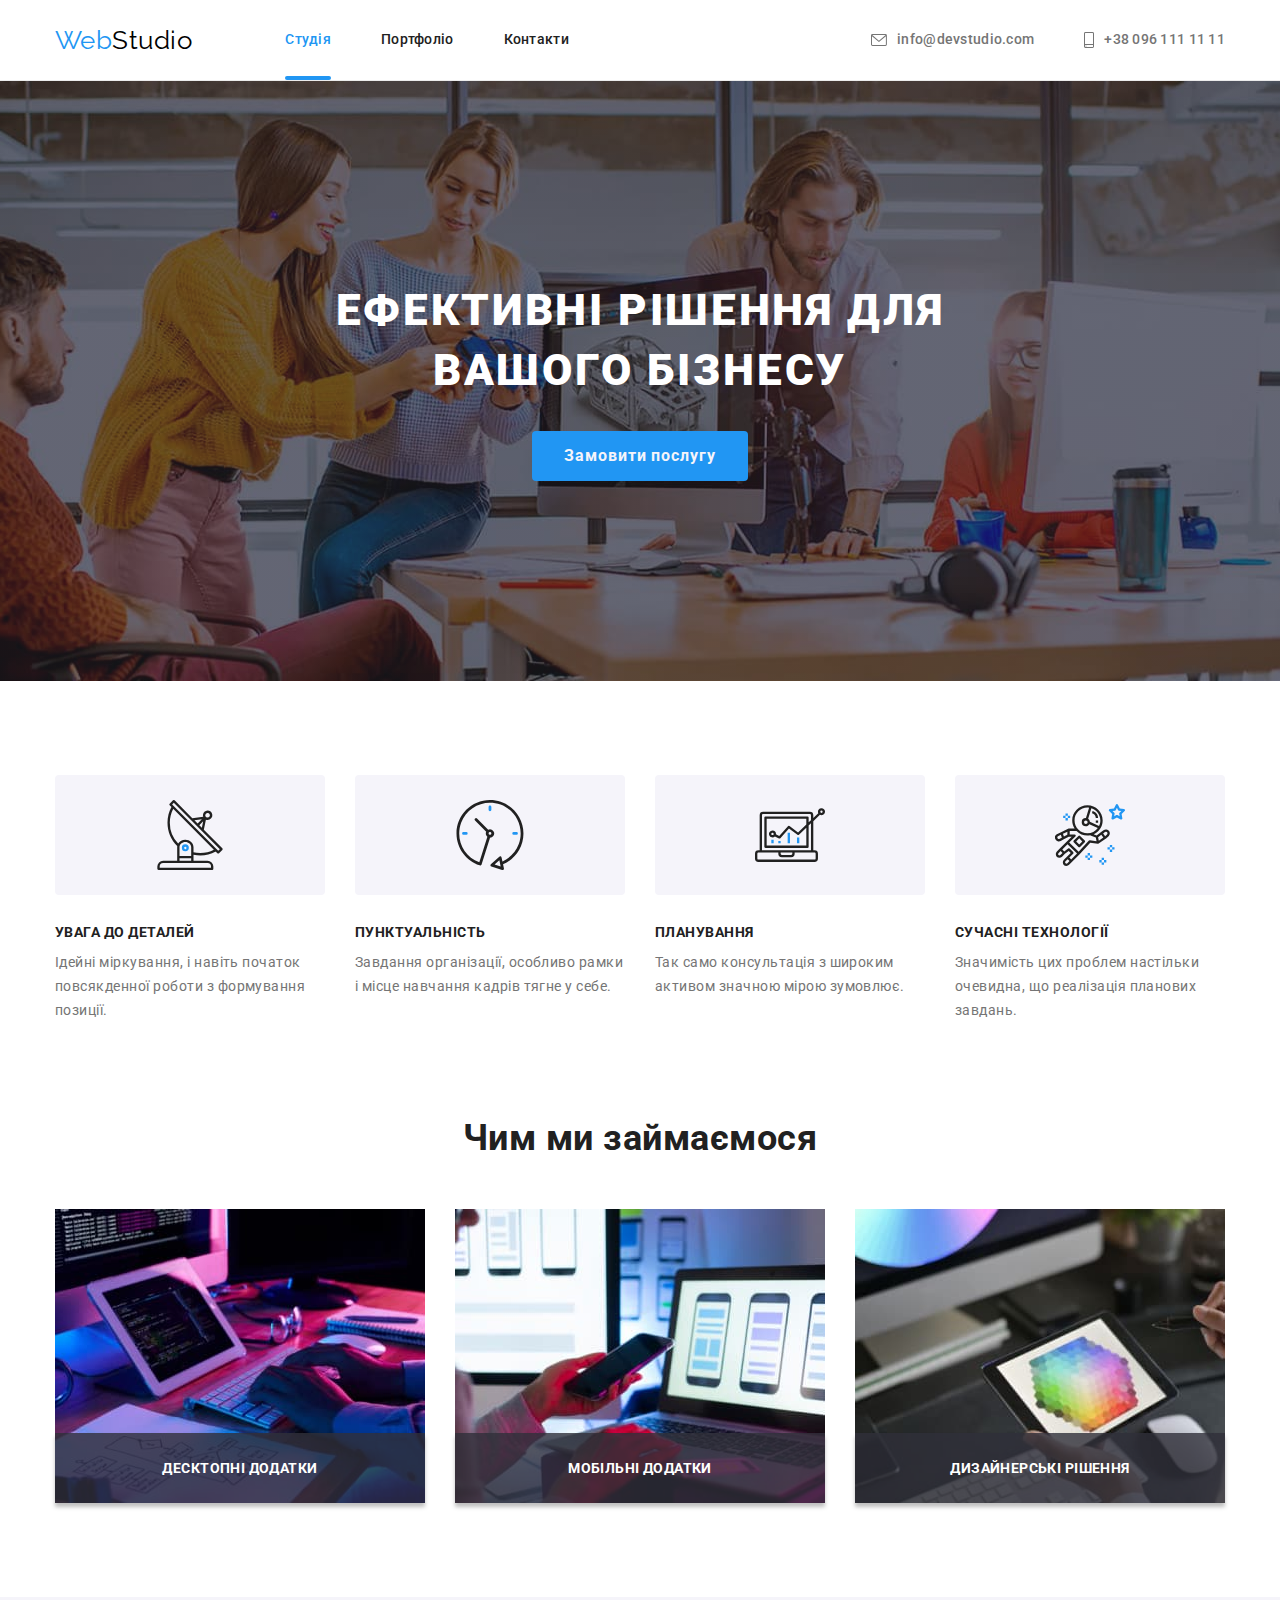
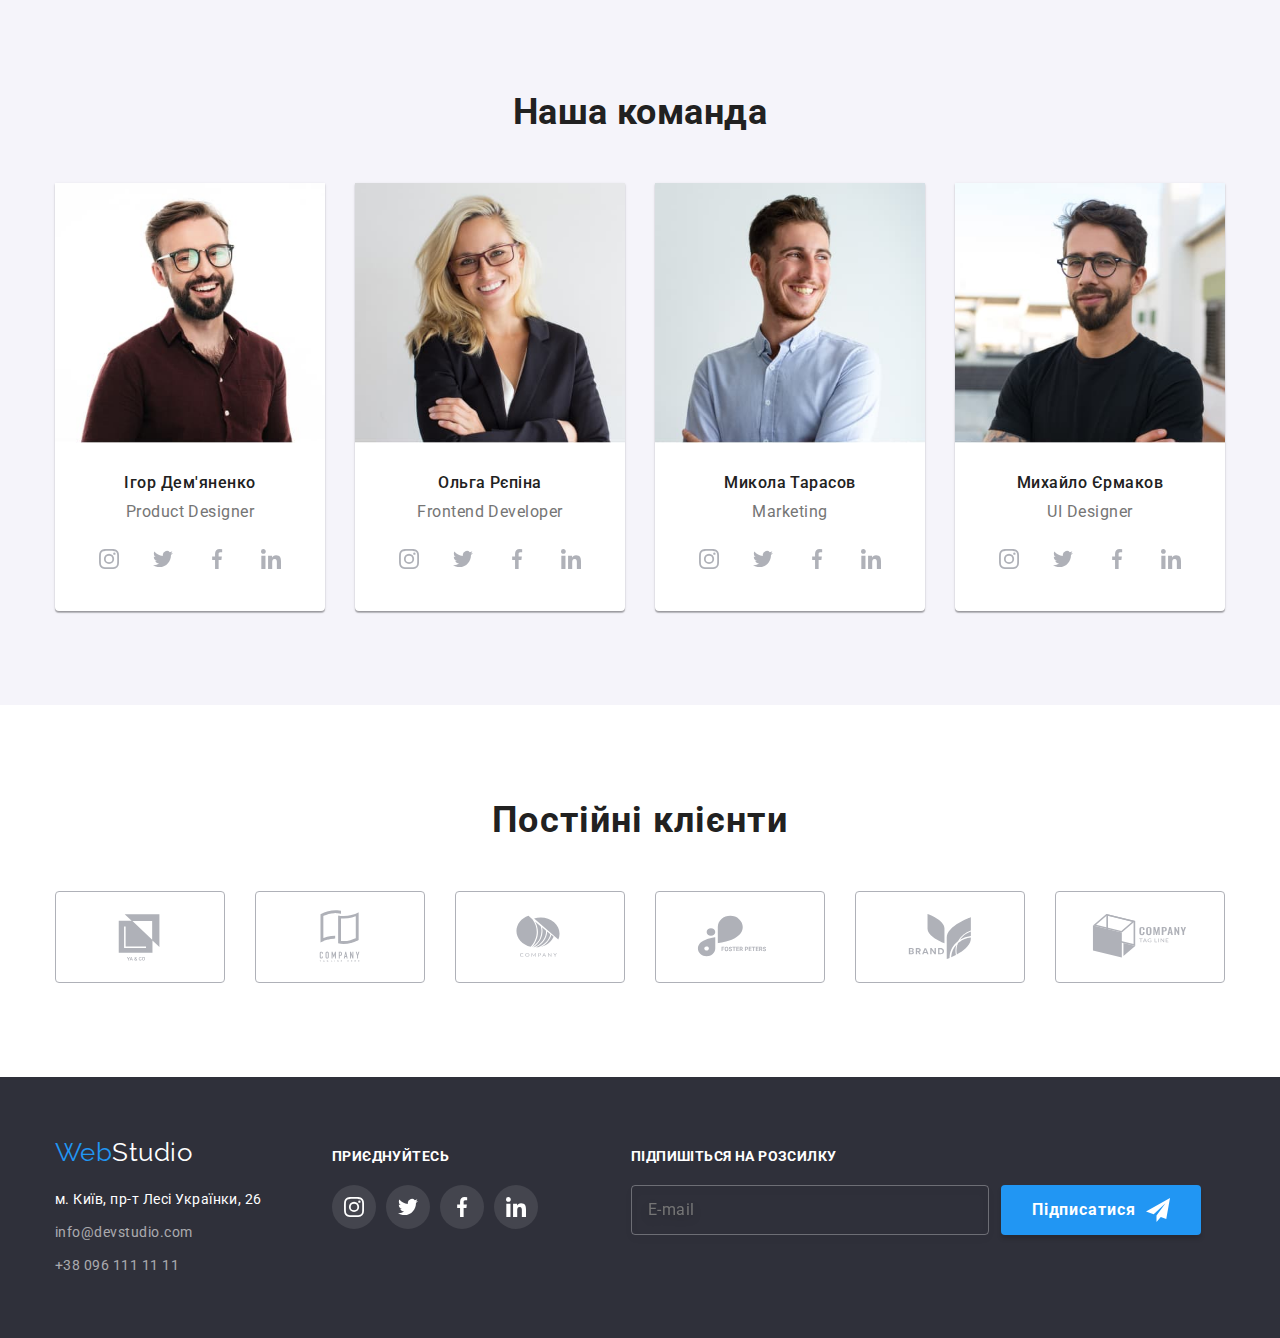
<file: index.html>
<!DOCTYPE html>
<html lang="uk">
<head>
    <meta charset="UTF-8">
    <meta http-equiv="X-UA-Compatible" content="IE=edge">
    <meta name="viewport" content="width=device-width, initial-scale=1.0">
    <title>Document</title>
    <link rel="preconnect" href="https://fonts.googleapis.com">
    <link rel="preconnect" href="https://fonts.gstatic.com" crossorigin>
    <link href="https://fonts.googleapis.com/css2?family=Raleway:wght@700&family=Roboto:wght@400;500;700;900&display=swap"
        rel="stylesheet">
    <link rel="stylesheet" href="https://cdnjs.cloudflare.com/ajax/libs/modern-normalize/1.1.0/modern-normalize.min.css">
    <link rel="stylesheet" href="./css/main.min.css">
</head>
<body>

    <!-- ===== -->
    <!-- Хедер -->
    <!-- ===== -->

    <header class="header">
        <div class="container header__container">

            <!-- Логотип -->
            <a href="./index.html" class="logo nondecor">Web<span class="logo__dark">Studio</span></a>

            <nav class="nav">
                <!-- кнопки навигації -->
                <ul class="site-nav list">
                    <li class="item"><a href="./index.html" class="link nondecor current">Студія</a></li>
                    <li class="item"><a href="./portfolio.html" class="link nondecor">Портфоліо</a></li>
                    <li class="item"><a href="" class="link nondecor">Контакти</a></li>
                </ul>
            </nav>
            
            <!-- Контакти -->
            <ul class="contacts list">
                <li class="item">
                    <a href="mailto:info@devstudio.com" class="link nondecor">
                        <svg class="icon" width="16px" height="12px">
                            <use href="./images/icons.svg#icon-envelope">
                            </use>
                        </svg>
                    info@devstudio.com</a>
                </li>
                <li class="item">
                    <a href="tel:+380961111111" class="link nondecor">
                        <svg class="icon" width="10px" height="16px">
                            <use href="./images/icons.svg#icon-smartphone">
                            </use>
                        </svg>
                    +38 096 111 11 11</a>
                </li>
            </ul>
        </div>
    </header>

    <main>

        <!-- ===== -->
        <!-- Герой -->
        <!-- ===== -->

        <section class="hero">
            <div class="container">
                <h1 class="hero-title">Ефективні рішення для вашого бізнесу</h1>
                <button class="button" type="button" data-modal-open>Замовити послугу</button>
            </div>
        </section>

        <!-- =========== -->
        <!-- Особливості -->
        <!-- =========== -->

        <section class="section features-padding">
            <div class="container">
                <h2 class="section-title hidden">Особливості</h2>
                <ul class="features__list list">
                    <li class="features__item">
                        <div class="features__thumb">
                            <svg class="features__icon">
                                <use href="./images/icons.svg#icon-antenna">
                                </use>
                            </svg>
                        </div>
                        <h3 class="features__title">УВАГА ДО ДЕТАЛЕЙ</h3>
                        <p class="features__text">Ідейні міркування, і навіть початок повсякденної роботи з формування позиції.</p>
                    </li>
                    <li class="features__item">
                         <div class="features__thumb">
                            <svg class="features__icon">
                                <use href="./images/icons.svg#icon-clock">
                                </use>
                            </svg>
                         </div>
                        <h3 class="features__title">ПУНКТУАЛЬНІСТЬ</h3>
                        <p class="features__text">Завдання організації, особливо рамки і місце навчання кадрів тягне у себе.</p>
                    </li>
                    <li class="features__item">
                         <div class="features__thumb">
                            <svg class="features__icon">
                                <use href="./images/icons.svg#icon-diagram">
                                </use>
                            </svg>
                         </div>
                        <h3 class="features__title">ПЛАНУВАННЯ</h3>
                        <p class="features__text">Так само консультація з широким активом значною мірою зумовлює.</p>
                    </li>
                    <li class="features__item">
                         <div class="features__thumb">
                            <svg class="features__icon">
                                <use href="./images/icons.svg#icon-astronaut">
                                </use>
                            </svg>
                         </div>
                        <h3 class="features__title">СУЧАСНІ ТЕХНОЛОГІЇ</h3>
                        <p class="features__text">Значимість цих проблем настільки очевидна, що реалізація планових завдань.</p>
                    </li>
                </ul>
            </div>
        </section>

        <!-- ================= -->
        <!-- Чим ми займаємося -->
        <!-- ================= -->

        <section class="section">
            <div class="container">
                <h2 class="section-title">Чим ми займаємося</h2>
                <ul class="activities list">
                    <li class="activities__item">
                        <img class="activities__img" src="./images/box1.jpg"
                            alt="Бекенд розробка, людина програмує на ПК, між монітором та клавіатурою стоїть планшет із зразком программи, лівіше клавіатури лежить лист формату А4 із зображенням блок-схеми"
                            width="370" height="294">
                        <h3 class="activities__label">Десктопні додатки</h3>
                    </li>
                    <li class="activities__item">
                        <img class="activities__img" src="./images/box2.jpg"
                            alt="Фронтенд розробка, людина з планшетом в руках працюе перед двома екранами з ліва великий монітор з права ноутбук за ними на стіні лист А1 на котрих в одну строку зображені три макети смартфона з різним розташуванням вікон"
                            width="370" height="294">
                        <h3 class="activities__label">Мобільні додатки</h3>
                    </li>
                    <li class="activities__item">
                        <img class="activities__img" src="./images/box3.jpg"
                            alt="Веб-Дизайн, людина з планшетом в руці на якому відкрита палітра кольорів вибирає стілусом кольори на палітрі"
                            width="370" height="294">
                        <h3 class="activities__label">Дизайнерські рішення</h3>
                    </li>
                </ul>
            </div>
        </section>

        <!-- ======= -->
        <!-- Команда -->
        <!-- ======= -->

        <section class="section team">
            <div class="container">
                <h2 class="section-title">Наша команда</h2>
                <ul class="team__list list">
                    <li class="team__item">
                        <img class="team__photo" src="./images/photoproductdesigner.jpg" alt="дизайнер продукту Ігор Дем'яненко" width="270" height="260">
                        <div class="team__specialty">
                            <h3 class="team__name">Ігор Дем'яненко</h3>
                            <p class="team__position">Product Designer</p>
                            <ul class="socials list">
                                <li>
                                    <a href="" class="socials__link">
                                        <svg class="socials__icon">
                                            <use href="./images/icons.svg#icon-instagram">
                                            </use>
                                        </svg>
                                    </a>
                                </li>
                                <li>
                                    <a href="" class="socials__link">
                                        <svg class="socials__icon">
                                            <use href="./images/icons.svg#icon-twitter">
                                            </use>
                                        </svg>  
                                    </a>
                                </li>
                                <li>
                                    <a href="" class="socials__link">
                                        <svg class="socials__icon">
                                            <use href="./images/icons.svg#icon-facebook">
                                            </use>
                                        </svg>
                                    </a>
                                </li>
                                <li>
                                    <a href="" class="socials__link">
                                        <svg class="socials__icon">
                                            <use href="./images/icons.svg#icon-linkedin">
                                            </use>
                                        </svg>
                                    </a>
                                </li>
                            </ul>
                        </div>
                    </li>
                    <li class="team__item">
                        <img class="team__photo" src="./images/photofrontenddeveloper.jpg" alt="розробник інтерфейсу Ольга Рєпіна" width="270" height="260">
                        <div class="team__specialty">
                            <h3 class="team__name">Ольга Рєпіна</h3>
                            <p class="team__position">Frontend Developer</p>
                            <ul class="socials list">
                                <li>
                                    <a href="" class="socials__link">
                                        <svg class="socials__icon">
                                            <use href="./images/icons.svg#icon-instagram">
                                            </use>
                                        </svg>
                                    </a>
                                </li>
                                <li>
                                    <a href="" class="socials__link">
                                        <svg class="socials__icon">
                                            <use href="./images/icons.svg#icon-twitter">
                                            </use>
                                        </svg>
                                    </a>
                                </li>
                                <li>
                                    <a href="" class="socials__link">
                                        <svg class="socials__icon">
                                            <use href="./images/icons.svg#icon-facebook">
                                            </use>
                                        </svg>
                                    </a>
                                </li>
                                <li>
                                    <a href="" class="socials__link">
                                        <svg class="socials__icon">
                                            <use href="./images/icons.svg#icon-linkedin">
                                            </use>
                                        </svg>
                                    </a>
                                </li>
                            </ul>
                        </div>
                    </li>
                    <li class="team__item">
                        <img class="team__photo" src="./images/photomarketing.jpg" alt="маркетолог Микола Тарасов" width="270" height="260">
                        <div class="team__specialty">
                            <h3 class="team__name">Микола Тарасов</h3>
                            <p class="team__position">Marketing</p>
                            <ul class="socials list">
                                <li>
                                    <a href="" class="socials__link">
                                        <svg class="socials__icon">
                                            <use href="./images/icons.svg#icon-instagram">
                                            </use>
                                        </svg>
                                    </a>
                                </li>
                                <li>
                                    <a href="" class="socials__link">
                                        <svg class="socials__icon">
                                            <use href="./images/icons.svg#icon-twitter">
                                            </use>
                                        </svg>
                                    </a>
                                </li>
                                <li>
                                    <a href="" class="socials__link">
                                        <svg class="socials__icon">
                                            <use href="./images/icons.svg#icon-facebook">
                                            </use>
                                        </svg>
                                    </a>
                                </li>
                                <li>
                                    <a href="" class="socials__link">
                                        <svg class="socials__icon">
                                            <use href="./images/icons.svg#icon-linkedin">
                                            </use>
                                        </svg>
                                    </a>
                                </li>
                            </ul>
                        </div>
                    </li>
                    <li class="team__item">
                        <img class="team__photo" src="./images/photouldesigner.jpg" alt="дизайнер інтерфейсу користувача Михайло Єрмаков" width="270" height="260">
                        <div class="team__specialty">
                            <h3 class="team__name">Михайло Єрмаков</h3>
                            <p class="team__position">UI Designer</p>
                            <ul class="socials list">
                                <li>
                                    <a href="" class="socials__link">
                                        <svg class="socials__icon">
                                            <use href="./images/icons.svg#icon-instagram">
                                            </use>
                                        </svg>
                                    </a>
                                </li>
                                <li>
                                    <a href="" class="socials__link">
                                        <svg class="socials__icon">
                                            <use href="./images/icons.svg#icon-twitter">
                                            </use>
                                        </svg>
                                    </a>
                                </li>
                                <li>
                                    <a href="" class="socials__link">
                                        <svg class="socials__icon">
                                            <use href="./images/icons.svg#icon-facebook">
                                            </use>
                                        </svg>
                                    </a>
                                </li>
                                <li>
                                    <a href="" class="socials__link">
                                        <svg class="socials__icon">
                                            <use href="./images/icons.svg#icon-linkedin">
                                            </use>
                                        </svg>
                                    </a>
                                </li>
                            </ul>
                        </div>
                    </li>
                </ul>
            </div>
        </section>
        <!-- ================ -->
        <!-- Постійні клієнти -->
        <!-- ================ -->
        <section class="section">
            <div class="container">
                <h2 class="customers">Постійні клієнти</h2>
                <ul class="customers__list list">
                    <li>
                        <a href="" class="customers__link">
                            <svg class="customers__icon">
                                <use href="./images/icons.svg#icon-logo1">
                                </use>
                            </svg>
                        </a>
                    </li>
                    <li>
                        <a href="" class="customers__link">
                            <svg class="customers__icon">
                                <use href="./images/icons.svg#icon-logo2">
                                </use>
                            </svg>
                        </a>
                    </li>
                    <li>
                        <a href="" class="customers__link">
                            <svg class="customers__icon">
                                <use href="./images/icons.svg#icon-logo3">
                                </use>
                            </svg>
                        </a>
                    </li>
                    <li>
                        <a href="" class="customers__link">
                            <svg class="customers__icon">
                                <use href="./images/icons.svg#icon-logo4">
                                </use>
                            </svg>
                        </a>
                    </li>
                    <li>
                        <a href="" class="customers__link">
                            <svg class="customers__icon">
                                <use href="./images/icons.svg#icon-logo5">
                                </use>
                            </svg>
                        </a>
                    </li>
                    <li>
                        <a href="" class="customers__link">
                            <svg class="customers__icon">
                                <use href="./images/icons.svg#icon-logo6">
                                </use>
                            </svg>
                        </a>
                    </li>
                </ul>
            </div>
        </section>
    </main>

    <!-- ===== -->
    <!-- Футер -->
    <!-- ===== -->
    <footer class="footer">
        <div class="container">
            <div class="footer-address">
                <a href="./index.html" class="logo nondecor">Web<span class="logo__white">Studio</span></a>
                <address class="address">
                    <ul class="footer-link list">
                        <li class="item"><a
                                href="https://www.google.com.ua/maps/place/%D0%B1%D1%83%D0%BB.+%D0%9B%D0%B5%D1%81%D0%B8+%D0%A3%D0%BA%D1%80%D0%B0%D0%B8%D0%BD%D0%BA%D0%B8,+26,+%D0%9A%D0%B8%D0%B5%D0%B2,+02000/@50.4265807,30.5383858,17z/data"
                                target="_blank" rel="noopener noreferrer" class="map nondecor">м. Київ, пр-т Лесі Українки,
                                26</a></li>
                        <li class="item"><a href="mailto:info@devstudio.com" class="contacts nondecor">info@devstudio.com</a></li>
                        <li class="item"><a href="tel:+380961111111" class="contacts nondecor">+38 096 111 11 11</a></li>
                    </ul>
                </address>
            </div>
            
            <!-- Футер Соціальні мережі -->
            
            <div class="social-link">
                <h3 class="links">приєднуйтесь</h3>
                <ul class="socials list">
                    <li>
                        <a href="" class="socials__link socials__link--footer">
                            <svg class="socials__icon">
                                <use href="./images/icons.svg#icon-instagram">
                                </use>
                            </svg>
                        </a>
                    </li>
                    <li>
                        <a href="" class="socials__link socials__link--footer">
                            <svg class="socials__icon">
                                <use href="./images/icons.svg#icon-twitter">
                                </use>
                            </svg>
                        </a>
                    </li>
                    <li>
                        <a href="" class="socials__link socials__link--footer">
                            <svg class="socials__icon">
                                <use href="./images/icons.svg#icon-facebook">
                                </use>
                            </svg>
                        </a>
                    </li>
                    <li>
                        <a href="" class="socials__link socials__link--footer">
                            <svg class="socials__icon">
                                <use href="./images/icons.svg#icon-linkedin">
                                </use>
                            </svg>
                        </a>
                    </li>
                </ul>
            </div>

            <!-- Футер Підписки -->
            
            <form class="subscribe__form" name="subscribe_form" autocomplete="on" novalidate>
                <label for="subscribe-email" class="subscribe__form-title">Підпишіться на розсилку</label>
                <div class="subscribe__form-field">
                    <input name="subscribe-email" id="subscribe-email" class="subscribe__form-input" type="email"
                        autocomplete="email" placeholder="E-mail" />
            
                    <button type="submit" class="subscribe__form-btn btn">
                        Підписатися
                        <svg class="btn__send" width="24" height="24">
                            <use href="./images/icons.svg#send"></use>
                        </svg>
                    </button>
                </div>
            </form>
        </div>
    </footer>

    <!-- ============ -->
    <!-- Modal Window -->
    <!-- ============ -->
    <div class="backdrop is-hidden" data-modal>
      <div class="modal">
        <button class="modal-btn" data-modal-close>
          <svg class="btn-close" width="30" height="30">
            <use href="./images/icons.svg#icon-close-black-18"></use>
          </svg>
        </button>

        <!-- Modal Form -->
        <strong class="modal__form-title">Залиште свої дані, ми вам передзвонимо</strong>
        <form class="modal__form" name="registration-form" id="modal__form">
          <div role="group" aria-labelledby="modal__form" class="modal__form-details">
            <div class="modal__form_field">
              <label for="name" class="modal__form-label">Ім'я</label>
              <input
                type="text"
                name="name"
                id="name"
                autocomplete="name"
                class="modal__form-input"
                placeholder=" "
              />
              <svg class="form-input_icon" width="18" height="18">
                <use href="./images/icons.svg#person-black"></use>
              </svg>
            </div>

            <div class="modal__form_field">
              <label for="tel" class="modal__form-label">Телефон</label>
              <input
                type="tel"
                name="tel"
                id="tel"
                autocomplete="on"
                class="modal__form-input"
                placeholder=" "
              />
              <svg class="form-input_icon" width="18" height="18">
                <use href="./images/icons.svg#phone-black"></use>
              </svg>
            </div>

            <div class="modal__form_field">
              <label for="email" class="modal__form-label">Пошта</label>
              <input
                type="email"
                name="email"
                id="email"
                autocomplete="email"
                class="modal__form-input"
                placeholder=" "
              />
              <svg class="form-input_icon" width="18" height="18">
                <use href="./images/icons.svg#email-black"></use>
              </svg>
            </div>

            <div class="modal__form_field">
              <label for="comment" class="modal__form-label">Коментар</label>
              <textarea
                name="comment"
                id="comment"
                class="form-input_comment"
                placeholder="Введіть текст"
              ></textarea>
            </div>
          </div>

            <label class="form-label_agree">
                <input type="checkbox" name="agree" value="agree" class="form-input_agree" />

                <svg class="label__agree-icon" width="16" height="15">
                    <use href="./images/icons.svg#icon-check"></use>
                </svg>
              <span>Погоджуюся з розсилкою та приймаю</span>
              <a href="#" class="agree-accent">Умови договору</a>
            </label>

          <button type="submit" class="modal__form-btn btn">Відправити</button>
        </form>
      </div>
    </div>

    <script src="./js/modal.js"></script>
</body>
</html>
</file>
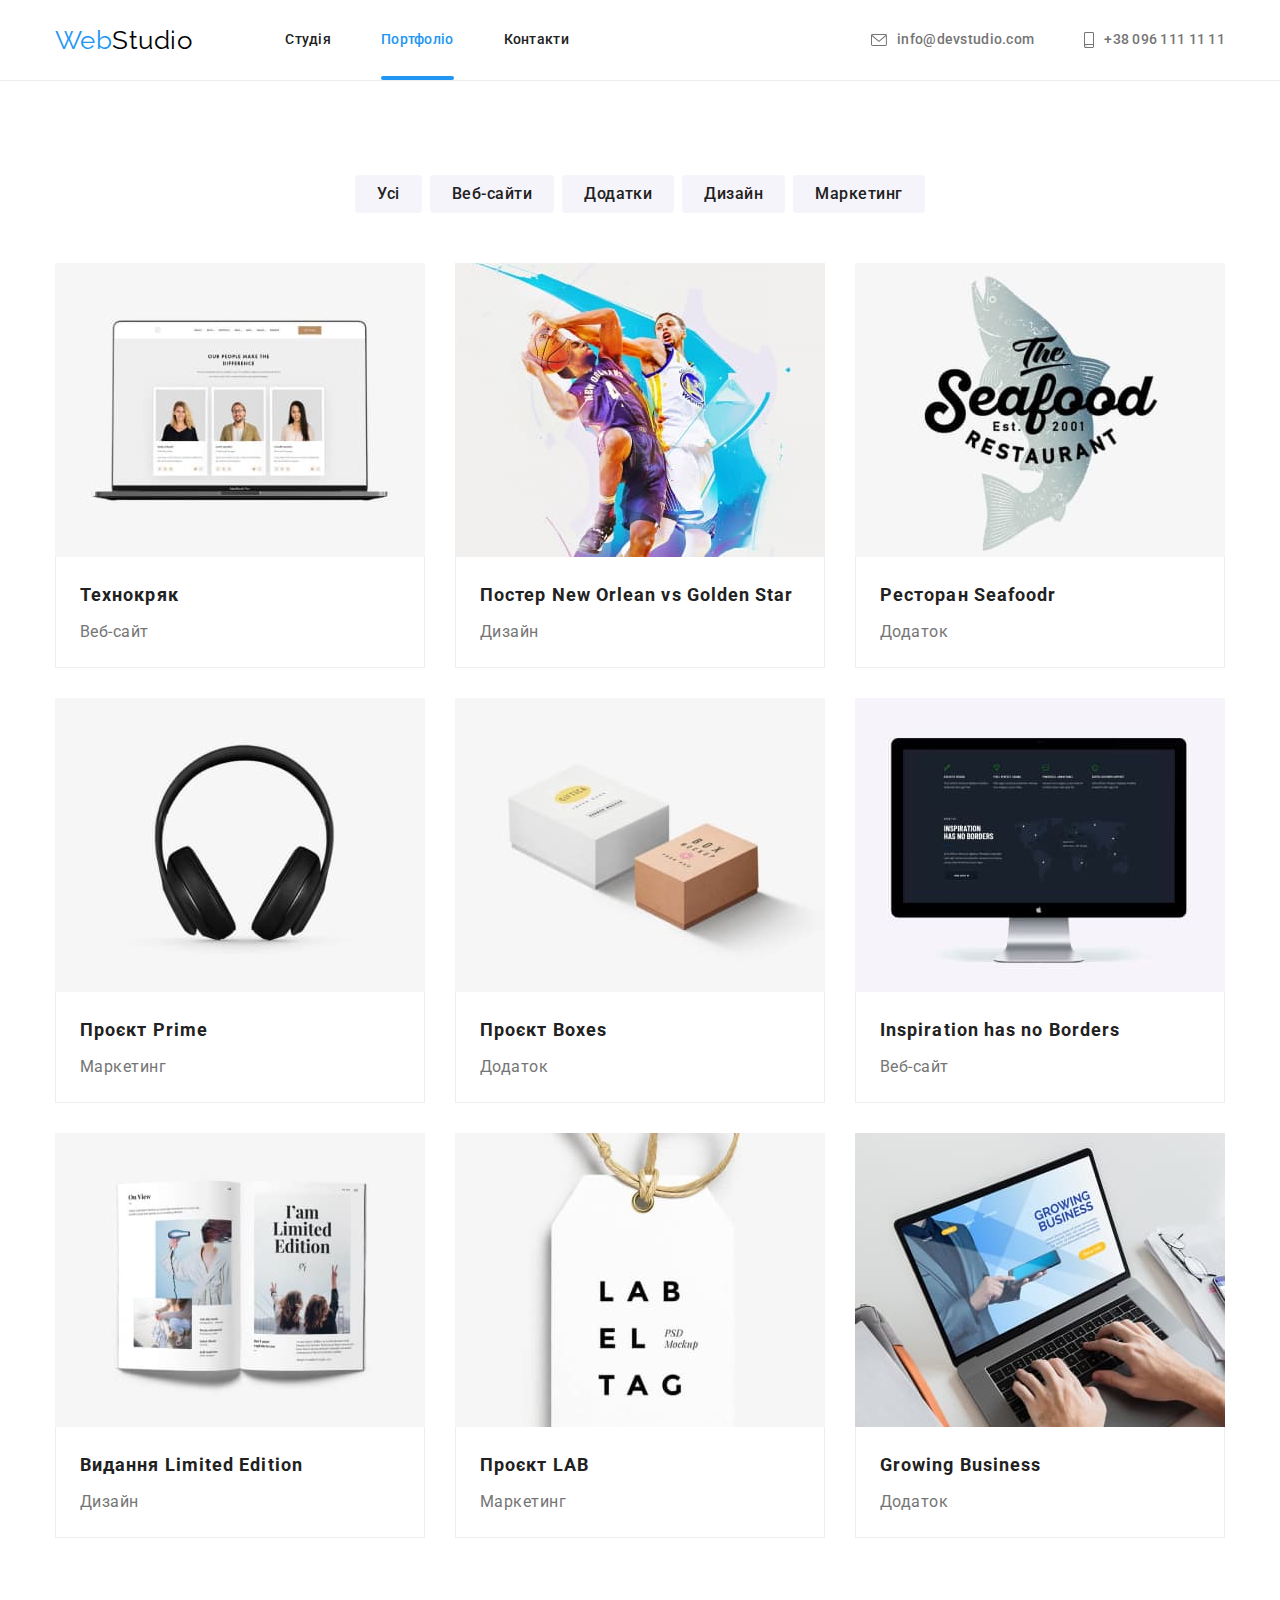
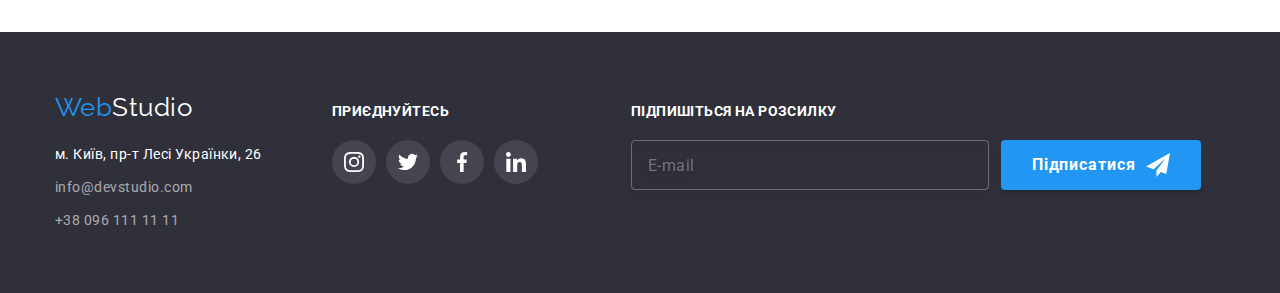
<file: portfolio.html>
<!DOCTYPE html>
<html lang="uk">
<head>
    <meta charset="UTF-8">
    <meta http-equiv="X-UA-Compatible" content="IE=edge">
    <meta name="viewport" content="width=device-width, initial-scale=1.0">
    <title>Document</title>
    <link rel="preconnect" href="https://fonts.googleapis.com">
    <link rel="preconnect" href="https://fonts.gstatic.com" crossorigin>
    <link href="https://fonts.googleapis.com/css2?family=Raleway:wght@700&family=Roboto:wght@400;500;700;900&display=swap"
        rel="stylesheet">
    <link rel="stylesheet" href="https://cdnjs.cloudflare.com/ajax/libs/modern-normalize/1.1.0/modern-normalize.min.css">
    <link rel="stylesheet" href="./css/main.min.css">
</head>
<body>

    <!-- ===== -->
    <!-- Хедер -->
    <!-- ===== -->
    
    <header class="header">
        <div class="container header__container">
    
            <!-- Логотип -->
            <a href="./index.html" class="logo nondecor">Web<span class="logo__dark">Studio</span></a>
    
            <nav class="nav">
                <!-- кнопки навигації -->
                <ul class="site-nav list">
                    <li class="item"><a href="./index.html" class="link nondecor">Студія</a></li>
                    <li class="item"><a href="./portfolio.html" class="link nondecor current">Портфоліо</a></li>
                    <li class="item"><a href="" class="link nondecor">Контакти</a></li>
                </ul>
            </nav>
    
            <!-- Контакти -->
            <ul class="contacts list">
                <li class="item">
                    <a href="mailto:info@devstudio.com" class="link nondecor">
                        <svg class="icon" width="16px" height="12px">
                            <use href="./images/icons.svg#icon-envelope">
                            </use>
                        </svg>
                        info@devstudio.com</a>
                </li>
                <li class="item">
                    <a href="tel:+380961111111" class="link nondecor">
                        <svg class="icon" width="10px" height="16px">
                            <use href="./images/icons.svg#icon-smartphone">
                            </use>
                        </svg>
                        +38 096 111 11 11</a>
                </li>
            </ul>
        </div>
    </header>
   
    <main>
        <!-- ========= -->
        <!-- Портфоліо -->
        <!-- ========= -->
        <section class="section">
            <div class="container">
                <h1 class="hidden">Портфоліо</h1>
                
                <!-- Кнопки фільтрації-->
                <ul class="filter list">
                    <li class="item">
                        <button type="button" class="buttons pointer">Усі</button>
                    </li>
                    <li class="item">
                        <button type="button" class="buttons pointer">Веб-сайти</button>
                    </li>
                    <li class="item">
                        <button type="button" class="buttons pointer">Додатки</button>
                    </li>
                    <li class="item">
                        <button type="button" class="buttons pointer">Дизайн</button>
                    </li>
                    <li class="item">
                        <button type="button" class="buttons pointer">Маркетинг</button>
                    </li>
                </ul>
                
                <!-- Картки -->
                <ul class="portfolio-list list">
                    <li class="card">
                        <a href="" class="nondecor">
                            <div class="card-thumb">
                                <img class="item" src="./images/imgportfolio1.jpg" alt="ноутбук з відкритим сайтом технокряк" width="370" height="294">
                                <div class="card-overlay">
                                    <p class="card-action">
                                        Ресурс пропонує комплексні пропозиції з різним рівнем функціоналу та сервісів. Все це дозволить відвідувачу отримати вичерпні відомості про компанію чи приватну особу.
                                    </p>
                                </div>
                            </div>
                            <div class="card-content">
                                <h2 class="title">Технокряк</h2>
                                <p class="paragraph">Веб-сайт</p>
                            </div>
                        </a>
                    </li>
                    <li class="card">
                        <a href="" class="nondecor">
                            <div class="card-thumb">
                                <img class="item" src="./images/imgportfolio2.jpg" alt="Постер з двома баскетболістами що у стрибку борються за м'яч" width="370" height="294">
                                <div class="card-overlay">
                                    <p class="card-action">
                                        Ресурс пропонує комплексні пропозиції з різним рівнем функціоналу та сервісів. Все це дозволить відвідувачу
                                        отримати вичерпні відомості про компанію чи приватну особу.
                                    </p>
                                </div>
                            </div>
                            <div class="card-content">
                                <h2 class="title">Постер New Orlean vs Golden Star</h2>
                                <p class="paragraph">Дизайн</p>
                            </div>
                        </a>
                    </li>
                    <li class="card">
                        <a href="" class="nondecor">
                            <div class="card-thumb">
                                <img class="item" src="./images/imgportfolio3.jpg" alt="емблема, риба з написом ресторан морепродукти" width="370" height="294">
                                <div class="card-overlay">
                                    <p class="card-action">
                                        Ресурс пропонує комплексні пропозиції з різним рівнем функціоналу та сервісів. Все це дозволить відвідувачу
                                        отримати вичерпні відомості про компанію чи приватну особу.
                                    </p>
                                </div>
                            </div>
                            <div class="card-content">
                                <h2 class="title">Ресторан Seafoodr</h2>
                                <p class="paragraph">Додаток</p>
                            </div>
                        </a>
                    </li>
                    <li class="card">
                        <a href="" class="nondecor">
                            <div class="card-thumb">
                                <img class="item" src="./images/imgportfolio4.jpg" alt="накладні бездротові навушники чорного кольору" width="370" height="294">
                                <div class="card-overlay">
                                    <p class="card-action">
                                        Ресурс пропонує комплексні пропозиції з різним рівнем функціоналу та сервісів. Все це дозволить відвідувачу
                                        отримати вичерпні відомості про компанію чи приватну особу.
                                    </p>
                                </div>
                            </div>
                            <div class="card-content">
                                <h2 class="title">Проєкт Prime</h2>
                                <p class="paragraph">Маркетинг</p>
                            </div>
                        </a>
                    </li>
                    <li class="card">
                        <a href="" class="nondecor">
                            <div class="card-thumb">
                                <img class="item" src="./images/imgportfolio5.jpg" alt="на  столі поруч лежать дві коробочки, біла більше коричневої вдвічі" width="370" height="294">
                                <div class="card-overlay">
                                    <p class="card-action">
                                        Ресурс пропонує комплексні пропозиції з різним рівнем функціоналу та сервісів. Все це дозволить відвідувачу
                                        отримати вичерпні відомості про компанію чи приватну особу.
                                    </p>
                                </div>
                            </div>
                            <div class="card-content">
                                <h2 class="title">Проєкт Boxes</h2>
                                <p class="paragraph">Додаток</p>
                            </div>
                        </a>
                    </li>
                    <li class="card">
                        <a href="" class="nondecor">
                            <div class="card-thumb">
                                <img class="item" src="./images/imgportfolio6.jpg" alt="включений монітор із сайтом натхнення не має кордонів" width="370" height="294">
                                <div class="card-overlay">
                                    <p class="card-action">
                                        Ресурс пропонує комплексні пропозиції з різним рівнем функціоналу та сервісів. Все це дозволить відвідувачу
                                        отримати вичерпні відомості про компанію чи приватну особу.
                                    </p>
                                </div>
                            </div>
                            <div class="card-content">
                                <h2 class="title">Inspiration has no Borders</h2>
                                <p class="paragraph">Веб-сайт</p>
                            </div>
                        </a>
                    </li>
                    <li class="card">
                        <a href="" class="nondecor">
                            <div class="card-thumb">
                                <img class="item" src="./images/imgportfolio7.jpg" alt="відкритий журнал" width="370" height="294">
                                <div class="card-overlay">
                                    <p class="card-action">
                                        Ресурс пропонує комплексні пропозиції з різним рівнем функціоналу та сервісів. Все це дозволить відвідувачу
                                        отримати вичерпні відомості про компанію чи приватну особу.
                                    </p>
                                </div>
                            </div>
                            <div class="card-content">
                                <h2 class="title">Видання Limited Edition</h2>
                                <p class="paragraph">Дизайн</p>
                            </div>
                        </a>
                    </li>
                    <li class="card">
                        <a href="" class="nondecor">
                            <div class="card-thumb">
                                <img class="item" src="./images/imgportfolio8.jpg" alt="біла бірка з надписом лаб ел таг" width="370" height="294">
                                <div class="card-overlay">
                                    <p class="card-action">
                                        Ресурс пропонує комплексні пропозиції з різним рівнем функціоналу та сервісів. Все це дозволить відвідувачу
                                        отримати вичерпні відомості про компанію чи приватну особу.
                                    </p>
                                </div>
                            </div>
                            <div class="card-content">
                                <h2 class="title">Проєкт LAB</h2>
                                <p class="paragraph">Маркетинг</p>
                            </div>
                        </a>
                    </li>
                    <li class="card">
                        <a href="" class="nondecor">
                            <div class="card-thumb">
                                <img class="item" src="./images/imgportfolio9.jpg" alt="ноутбук з відкритим сайтом зростаючий бізнес" width="370" height="294">
                                <div class="card-overlay">
                                    <p class="card-action">
                                        Ресурс пропонує комплексні пропозиції з різним рівнем функціоналу та сервісів. Все це дозволить відвідувачу
                                        отримати вичерпні відомості про компанію чи приватну особу.
                                    </p>
                                </div>
                            </div>
                            <div class="card-content">
                                <h2 class="title">Growing Business</h2>
                                <p class="paragraph">Додаток</p>
                            </div>
                        </a>
                    </li>
                </ul>
            </div>
            
        </section>
    </main>

        <!-- ===== -->
        <!-- Футер -->
        <!-- ===== -->
        <footer class="footer">
            <div class="container">
                <div class="footer-address">
                    <a href="./index.html" class="logo nondecor">Web<span class="logo__white">Studio</span></a>
                    <address class="address">
                        <ul class="footer-link list">
                            <li class="item"><a
                                    href="https://www.google.com.ua/maps/place/%D0%B1%D1%83%D0%BB.+%D0%9B%D0%B5%D1%81%D0%B8+%D0%A3%D0%BA%D1%80%D0%B0%D0%B8%D0%BD%D0%BA%D0%B8,+26,+%D0%9A%D0%B8%D0%B5%D0%B2,+02000/@50.4265807,30.5383858,17z/data"
                                    target="_blank" rel="noopener noreferrer" class="map nondecor">м. Київ, пр-т Лесі Українки,
                                    26</a></li>
                            <li class="item"><a href="mailto:info@devstudio.com"
                                    class="contacts nondecor">info@devstudio.com</a></li>
                            <li class="item"><a href="tel:+380961111111" class="contacts nondecor">+38 096 111 11 11</a></li>
                        </ul>
                    </address>
                </div>
        
                <!-- Футер Соціальні мережі -->
        
                <div class="social-link">
                    <h3 class="links">приєднуйтесь</h3>
                    <ul class="socials list">
                        <li>
                            <a href="" class="socials__link socials__link--footer">
                                <svg class="socials__icon">
                                    <use href="./images/icons.svg#icon-instagram">
                                    </use>
                                </svg>
                            </a>
                        </li>
                        <li>
                            <a href="" class="socials__link socials__link--footer">
                                <svg class="socials__icon">
                                    <use href="./images/icons.svg#icon-twitter">
                                    </use>
                                </svg>
                            </a>
                        </li>
                        <li>
                            <a href="" class="socials__link socials__link--footer">
                                <svg class="socials__icon">
                                    <use href="./images/icons.svg#icon-facebook">
                                    </use>
                                </svg>
                            </a>
                        </li>
                        <li>
                            <a href="" class="socials__link socials__link--footer">
                                <svg class="socials__icon">
                                    <use href="./images/icons.svg#icon-linkedin">
                                    </use>
                                </svg>
                            </a>
                        </li>
                    </ul>
                </div>
        
                <!-- Футер Підписки -->
        
                <form class="subscribe__form" name="subscribe_form" autocomplete="on" novalidate>
                    <label for="subscribe-email" class="subscribe__form-title">Підпишіться на розсилку</label>
                    <div class="subscribe__form-field">
                        <input name="subscribe-email" id="subscribe-email" class="subscribe__form-input" type="email"
                            autocomplete="email" placeholder="E-mail" />
        
                        <button type="submit" class="subscribe__form-btn btn">
                            Підписатися
                            <svg class="btn__send" width="24" height="24">
                                <use href="./images/icons.svg#send"></use>
                            </svg>
                        </button>
                    </div>
                </form>
            </div>
        </footer>
    
    <!-- ============ -->
    <!-- Modal Window -->
    <!-- ============ -->
    <div class="backdrop is-hidden" data-modal>
        <div class="modal">
            <button class="modal-btn" data-modal-close>
                <svg class="btn-close" width="30" height="30">
                    <use href="./images/icons.svg#icon-close-black-18"></use>
                </svg>
            </button>
    
            <!-- Modal Form -->
            <strong class="modal__form-title">Залиште свої дані, ми вам передзвонимо</strong>
            <form class="modal__form" name="registration-form" id="modal__form">
                <div role="group" aria-labelledby="modal__form" class="modal__form-details">
                    <div class="modal__form_field">
                        <label for="name" class="modal__form-label">Ім'я</label>
                        <input type="text" name="name" id="name" autocomplete="name" class="modal__form-input"
                            placeholder=" " />
                        <svg class="form-input_icon" width="18" height="18">
                            <use href="./images/icons.svg#person-black"></use>
                        </svg>
                    </div>
    
                    <div class="modal__form_field">
                        <label for="tel" class="modal__form-label">Телефон</label>
                        <input type="tel" name="tel" id="tel" autocomplete="on" class="modal__form-input" placeholder=" " />
                        <svg class="form-input_icon" width="18" height="18">
                            <use href="./images/icons.svg#phone-black"></use>
                        </svg>
                    </div>
    
                    <div class="modal__form_field">
                        <label for="email" class="modal__form-label">Пошта</label>
                        <input type="email" name="email" id="email" autocomplete="email" class="modal__form-input"
                            placeholder=" " />
                        <svg class="form-input_icon" width="18" height="18">
                            <use href="./images/icons.svg#email-black"></use>
                        </svg>
                    </div>
    
                    <div class="modal__form_field">
                        <label for="comment" class="modal__form-label">Коментар</label>
                        <textarea name="comment" id="comment" class="form-input_comment"
                            placeholder="Введіть текст"></textarea>
                    </div>
                </div>
    
                <div class="modal__form_checkbox">
                    <label class="form-label_agree">
                        <input type="checkbox" name="agree" value="agree" class="form-input_agree" />
    
                        <svg class="label__agree-icon" width="16" height="15">
                            <use href="./images/icons.svg#icon-check"></use>
                        </svg>
    
                        <span>Погоджуюся з розсилкою та приймаю</span>
                        <a href="#" class="agree-accent">Умови договору</a>
                    </label>
                </div>
    
                <button type="submit" class="modal__form-btn btn">Відправити</button>
            </form>
        </div>
    </div>
    
</body>

</html>
</file>
<file: css/main.min.css>
:root{--primery-text-color: #757575;--title-text-color: #212121;--accent-color: #2196F3;--secondary-bg-color: #F5F4FA;--white-color: #FFFFFF}body{background-color:#fff;color:var(--primery-text-color);font-family:Roboto,sans-serif;letter-spacing:.03em}.container{margin-left:auto;margin-right:auto;width:1200px;padding-left:15px;padding-right:15px}.list{padding:0;margin:0;list-style:none}.nondecor{text-decoration:none}p,h1,h2,h3,h4,h5,h6{margin-top:0;margin-bottom:0}.header{border-bottom:1px solid #ececec}.header__container{display:-webkit-box;display:-ms-flexbox;display:flex;-webkit-box-align:center;-ms-flex-align:center;align-items:center}.logo{margin-right:93px;color:var(--accent-color);font-family:Raleway,cursive;font-size:26px;line-height:1.19}.logo__dark{color:#000}.logo__white{color:var(--white-color)}.nav{display:-webkit-box;display:-ms-flexbox;display:flex;-webkit-box-align:center;-ms-flex-align:center;align-items:center}.site-nav{display:-webkit-box;display:-ms-flexbox;display:flex}.site-nav .item:not(:last-child){margin-right:50px}.site-nav .link{position:relative;-webkit-transition:color 250ms cubic-bezier(0.4, 0, 0.2, 1);transition:color 250ms cubic-bezier(0.4, 0, 0.2, 1);display:block;padding-top:32px;padding-bottom:32px;color:var(--title-text-color);font-weight:500;font-size:14px;line-height:1.14;letter-spacing:.02em}.site-nav .link.current::after{content:"";position:absolute;bottom:0;display:block;width:100%;height:4px;background:var(--accent-color);border-radius:2px}.contacts{display:-webkit-box;display:-ms-flexbox;display:flex;margin-left:auto;-webkit-box-align:center;-ms-flex-align:center;align-items:center}.contacts .item:not(:last-child){margin-right:50px}.contacts .link{-webkit-transition:color 250ms cubic-bezier(0.4, 0, 0.2, 1);transition:color 250ms cubic-bezier(0.4, 0, 0.2, 1);display:-webkit-box;display:-ms-flexbox;display:flex;-webkit-box-align:center;-ms-flex-align:center;align-items:center;padding-top:32px;padding-bottom:32px;color:var(--primery-text-color);font-weight:500;font-size:14px;line-height:1.14;letter-spacing:.02em}.contacts .icon{-webkit-transition:fill 250ms cubic-bezier(0.4, 0, 0.2, 1);transition:fill 250ms cubic-bezier(0.4, 0, 0.2, 1);margin-right:10px;fill:var(--primery-text-color)}.contacts .link:hover .icon,.contacts .link:focus .icon{fill:var(--accent-color)}.contacts .link:hover,.contacts .link:focus,.site-nav .link:hover,.site-nav .link:focus,.site-nav .link.current{color:var(--accent-color)}.hero{padding:200px 0;max-width:1600px;margin-left:auto;margin-right:auto;background-image:-webkit-gradient(linear, left top, right top, from(rgba(47, 48, 58, 0.4)), to(rgba(47, 48, 58, 0.4))),url(../images/header.jpg);background-image:linear-gradient(to right, rgba(47, 48, 58, 0.4), rgba(47, 48, 58, 0.4)),url(../images/header.jpg);background-repeat:no-repeat;background-position:center;background-size:cover;background-color:#2f303a}.hero-title{width:696px;margin:0 auto 30px;font-weight:900;font-size:44px;line-height:1.36;text-align:center;letter-spacing:.06em;text-transform:uppercase;color:var(--white-color)}.button{-webkit-transition:-webkit-box-shadow 250ms cubic-bezier(0.4, 0, 0.2, 1);transition:-webkit-box-shadow 250ms cubic-bezier(0.4, 0, 0.2, 1);transition:box-shadow 250ms cubic-bezier(0.4, 0, 0.2, 1);transition:box-shadow 250ms cubic-bezier(0.4, 0, 0.2, 1), -webkit-box-shadow 250ms cubic-bezier(0.4, 0, 0.2, 1);cursor:pointer;margin-left:auto;margin-right:auto;border-width:0;border-radius:4px;padding:10px 32px;background-color:var(--accent-color);font-weight:700;font-size:16px;line-height:1.88;display:-webkit-box;display:-ms-flexbox;display:flex;-webkit-box-align:center;-ms-flex-align:center;align-items:center;letter-spacing:.06em;color:var(--secondary-bg-color)}.button:hover,.button:focus{-webkit-box-shadow:0px 4px 4px rgba(0,0,0,.15);box-shadow:0px 4px 4px rgba(0,0,0,.15)}.filter{display:-webkit-box;display:-ms-flexbox;display:flex;-webkit-box-pack:center;-ms-flex-pack:center;justify-content:center;margin-bottom:50px}.filter .item+.item{margin-left:8px}.buttons{-webkit-transition-property:color,background-color,-webkit-box-shadow;transition-property:color,background-color,-webkit-box-shadow;transition-property:color,background-color,box-shadow;transition-property:color,background-color,box-shadow,-webkit-box-shadow;-webkit-transition-duration:250ms;transition-duration:250ms;-webkit-transition-timing-function:cubic-bezier(0.4, 0, 0.2, 1);transition-timing-function:cubic-bezier(0.4, 0, 0.2, 1);cursor:pointer;font-weight:500;border:none;border-radius:4px;padding:6px 22px;letter-spacing:.03em;color:var(--title-text-color);background-color:var(--secondary-bg-color);font-size:16px;line-height:1.62}.buttons:hover,.buttons:focus{color:var(--white-color);background-color:#2196f3;-webkit-box-shadow:0px 3px 1px rgba(0,0,0,.1),0px 1px 2px rgba(0,0,0,.08),0px 2px 2px rgba(0,0,0,.12);box-shadow:0px 3px 1px rgba(0,0,0,.1),0px 1px 2px rgba(0,0,0,.08),0px 2px 2px rgba(0,0,0,.12)}.section{padding-top:94px;padding-bottom:94px}.section.features-padding{padding-bottom:0}.section-title{margin-top:0;margin-bottom:50px;color:var(--title-text-color);text-align:center;font-weight:700;font-size:36px;line-height:1.17}.hidden{font-size:0;margin:0}.features__list{display:-webkit-box;display:-ms-flexbox;display:flex;-webkit-box-pack:justify;-ms-flex-pack:justify;justify-content:space-between}.features__item{width:270px}.features__thumb{display:-webkit-box;display:-ms-flexbox;display:flex;-webkit-box-align:center;-ms-flex-align:center;align-items:center;-webkit-box-pack:center;-ms-flex-pack:center;justify-content:center;width:270px;height:120px;background-color:var(--secondary-bg-color);margin-bottom:30px;border-radius:4px}.features__icon{width:70px;height:70px}.features__title{margin-top:0;margin-bottom:10px;color:var(--title-text-color);font-weight:700;font-size:14px;line-height:1.14;text-transform:uppercase}.features__text{font-size:14px;line-height:1.71}.activities{display:-webkit-box;display:-ms-flexbox;display:flex;-webkit-box-pack:justify;-ms-flex-pack:justify;justify-content:space-between}.activities__item{position:relative}.activities__img{display:block}.activities__label{position:absolute;width:100%;bottom:0;font-weight:700;font-size:14px;line-height:16px;text-align:center;letter-spacing:.03em;text-transform:uppercase;padding:27px 0;color:var(--white-color);background:rgba(47,48,58,.8);-webkit-box-shadow:0px 4px 4px rgba(0,0,0,.25);box-shadow:0px 4px 4px rgba(0,0,0,.25)}.team{background-color:var(--secondary-bg-color)}.team__list{display:-webkit-box;display:-ms-flexbox;display:flex;-webkit-box-pack:justify;-ms-flex-pack:justify;justify-content:space-between}.team__item{background:var(--white-color);-webkit-box-shadow:0px 1px 3px rgba(0,0,0,.12),0px 1px 1px rgba(0,0,0,.14),0px 2px 1px rgba(0,0,0,.2);box-shadow:0px 1px 3px rgba(0,0,0,.12),0px 1px 1px rgba(0,0,0,.14),0px 2px 1px rgba(0,0,0,.2);border-radius:0px 0px 4px 4px}.team__photo{display:block}.team__specialty{padding-top:30px;padding-bottom:30px}.team__name{color:var(--title-text-color);font-weight:500;font-size:16px;line-height:1.19;text-align:center;margin-top:0;margin-bottom:10px}.team__position{font-size:16px;line-height:1.19;text-align:center;margin-bottom:16px}.customers{font-weight:700;font-size:36px;line-height:1.17;text-align:center;letter-spacing:.03em;margin-bottom:50px;color:var(--title-text-color)}.customers__list{display:-webkit-box;display:-ms-flexbox;display:flex;-webkit-box-pack:justify;-ms-flex-pack:justify;justify-content:space-between;height:92px}.customers__link{-webkit-transition:border 250ms cubic-bezier(0.4, 0, 0.2, 1);transition:border 250ms cubic-bezier(0.4, 0, 0.2, 1);cursor:pointer;display:-webkit-box;display:-ms-flexbox;display:flex;-webkit-box-pack:center;-ms-flex-pack:center;justify-content:center;-webkit-box-align:center;-ms-flex-align:center;align-items:center;width:170px;height:92px;border:1px solid #afb1b8;border-radius:4px}.customers__icon{-webkit-transition:fill 250ms cubic-bezier(0.4, 0, 0.2, 1);transition:fill 250ms cubic-bezier(0.4, 0, 0.2, 1);width:106px;height:60px;fill:#afb1b8}.customers__link:hover .customers__icon,.customers__link:focus .customers__icon{fill:var(--accent-color)}.customers__link:hover,.customers__link:focus{border:1px solid var(--accent-color)}.footer{padding:60px 0;background-color:#2f303a}.footer .container{display:-webkit-box;display:-ms-flexbox;display:flex;-webkit-box-align:baseline;-ms-flex-align:baseline;align-items:baseline}.footer-address{margin-right:70px}.footer .logo{margin:0}.address{margin-top:20px;font-style:normal}address .item:not(:first-child){margin-top:9px}.footer-link .map{-webkit-transition:color 250ms cubic-bezier(0.4, 0, 0.2, 1);transition:color 250ms cubic-bezier(0.4, 0, 0.2, 1);cursor:pointer;font-size:14px;line-height:1.71;color:var(--white-color)}.footer-link .contacts{-webkit-transition:color 250ms cubic-bezier(0.4, 0, 0.2, 1);transition:color 250ms cubic-bezier(0.4, 0, 0.2, 1);cursor:pointer;font-size:14px;line-height:1.71;color:rgba(255,255,255,.6)}.footer-link .map:hover,.footer-link .map:focus,.footer-link .contacts:hover,.footer-link .contacts:focus{color:var(--accent-color)}.footer .links{font-weight:700;font-size:14px;line-height:1.14;letter-spacing:.03em;text-transform:uppercase;color:var(--white-color);margin-bottom:20px}.subscribe__form{margin-left:93px}.subscribe__form-title{display:inline-block;font-weight:700;font-size:14px;line-height:1.14;letter-spacing:.03em;text-transform:uppercase;margin-bottom:20px;color:var(--white-color)}.subscribe__form-field{display:-webkit-box;display:-ms-flexbox;display:flex}.subscribe__form-input{width:358px;height:50px;padding:15px 0 15px 16px;border:1px solid rgba(255,255,255,.3);-webkit-filter:drop-shadow(0px 4px 4px rgba(0, 0, 0, 0.15));filter:drop-shadow(0px 4px 4px rgba(0, 0, 0, 0.15));border-radius:4px;background-color:rgba(0,0,0,0);font-size:16px;line-height:1.25;letter-spacing:.03em;color:rgba(255,255,255,.6)}.subscribe__form-btn{margin-left:12px}.btn__send{margin-left:10px}.portfolio-list .nondecor{-webkit-transition:-webkit-box-shadow 250ms cubic-bezier(0.4, 0, 0.2, 1);transition:-webkit-box-shadow 250ms cubic-bezier(0.4, 0, 0.2, 1);transition:box-shadow 250ms cubic-bezier(0.4, 0, 0.2, 1);transition:box-shadow 250ms cubic-bezier(0.4, 0, 0.2, 1), -webkit-box-shadow 250ms cubic-bezier(0.4, 0, 0.2, 1);display:block}.portfolio-list .nondecor:hover,.portfolio-list .nondecor:focus{-webkit-box-shadow:0px 1px 1px rgba(0,0,0,.12),0px 4px 4px rgba(0,0,0,.06),1px 4px 6px rgba(0,0,0,.16);box-shadow:0px 1px 1px rgba(0,0,0,.12),0px 4px 4px rgba(0,0,0,.06),1px 4px 6px rgba(0,0,0,.16)}.portfolio-list{display:-webkit-box;display:-ms-flexbox;display:flex;-ms-flex-wrap:wrap;flex-wrap:wrap;gap:30px}.portfolio-list .item{display:block}.card-thumb{position:relative;overflow:hidden}.card-overlay{position:absolute;top:0;left:0;width:100%;height:100%;padding:63px 24px;background-color:rgba(33,150,243,.9);-webkit-transform:translateY(101%);transform:translateY(101%);-webkit-transition:-webkit-transform 250ms cubic-bezier(0.4, 0, 0.2, 1);transition:-webkit-transform 250ms cubic-bezier(0.4, 0, 0.2, 1);transition:transform 250ms cubic-bezier(0.4, 0, 0.2, 1);transition:transform 250ms cubic-bezier(0.4, 0, 0.2, 1), -webkit-transform 250ms cubic-bezier(0.4, 0, 0.2, 1)}.portfolio-list .nondecor:hover .card-overlay,.portfolio-list .nondecor:focus .card-overlay{-webkit-transform:translateY(0);transform:translateY(0)}.card-action{font-size:18px;line-height:1.55;letter-spacing:.03em;color:var(--white-color)}.card-content{padding:20px 24px;border:1px solid #eee;border-top:none}.portfolio-list .title{color:var(--title-text-color);font-style:normal;font-weight:700;font-size:18px;line-height:2;letter-spacing:.06em;margin-bottom:4px}.portfolio-list .paragraph{color:var(--primery-text-color);font-size:16px;line-height:1.88}.backdrop{position:fixed;top:0;left:0;width:100%;height:100%;background-color:rgba(0,0,0,.2);opacity:1;pointer-events:initial;visibility:visible;-webkit-transition:opacity 250ms cubic-bezier(0.4, 0, 0.2, 1);transition:opacity 250ms cubic-bezier(0.4, 0, 0.2, 1)}.backdrop.is-hidden{opacity:0;pointer-events:none;visibility:hidden}.modal{padding:40px;position:absolute;top:50%;left:50%;-webkit-transform:translateX(-50%) translateY(-50%);transform:translateX(-50%) translateY(-50%);width:528px;height:581px;-webkit-box-shadow:0px 1px 3px rgba(0,0,0,.12),0px 1px 1px rgba(0,0,0,.14),0px 2px 1px rgba(0,0,0,.2);box-shadow:0px 1px 3px rgba(0,0,0,.12),0px 1px 1px rgba(0,0,0,.14),0px 2px 1px rgba(0,0,0,.2);border-radius:4px;background-color:var(--white-color)}.modal-btn{display:-webkit-box;display:-ms-flexbox;display:flex;-webkit-box-align:center;-ms-flex-align:center;align-items:center;-webkit-box-pack:center;-ms-flex-pack:center;justify-content:center;position:absolute;top:8px;right:8px;width:30px;height:30px;cursor:pointer;background-color:rgba(0,0,0,0);border-radius:50%;border:1px solid rgba(0,0,0,.1)}.modal-btn .btn-close{-webkit-transition:fill 250ms cubic-bezier(0.4, 0, 0.2, 1);transition:fill 250ms cubic-bezier(0.4, 0, 0.2, 1);width:18px;height:18px}.modal-btn .btn-close:hover,.modal-btn .btn-close:focus{fill:var(--accent-color)}.modal__form-title{display:block;font-weight:700;font-size:20px;line-height:1.15;letter-spacing:.03em;text-align:center;margin-bottom:12px;color:#212121}.modal__form-details{margin-bottom:20px}.modal__form_field{display:-webkit-box;display:-ms-flexbox;display:flex;-webkit-box-orient:vertical;-webkit-box-direction:normal;-ms-flex-direction:column;flex-direction:column;position:relative;margin-bottom:10px}.modal__form-label{font-size:12px;line-height:1.16;letter-spacing:.01em;margin-bottom:4px;color:var(--primery-text-color)}.modal__form-input{height:40px;padding:11px 42px;outline:rgba(0,0,0,0);border:1px solid rgba(33,33,33,.2);border-radius:4px;-webkit-transition:border 250ms cubic-bezier(0.4, 0, 0.2, 1);transition:border 250ms cubic-bezier(0.4, 0, 0.2, 1)}.modal__form-input:hover,.modal__form-input:focus{border:1px solid var(--accent-color)}.form-input_icon{position:absolute;left:12px;bottom:11px;fill:var(--title-text-color);-webkit-transition:fill 250ms cubic-bezier(0.4, 0, 0.2, 1);transition:fill 250ms cubic-bezier(0.4, 0, 0.2, 1)}.modal__form-input:hover+.form-input_icon,.modal__form-input:focus+.form-input_icon{fill:var(--accent-color)}.form-input_comment{height:120px;resize:none;padding:12px 16px;outline:rgba(0,0,0,0);border:1px solid rgba(33,33,33,.2);border-radius:4px;-webkit-transition:border 250ms cubic-bezier(0.4, 0, 0.2, 1);transition:border 250ms cubic-bezier(0.4, 0, 0.2, 1)}.form-input_comment:hover,.form-input_comment:focus,.form-input_comment:checked{border:1px solid var(--accent-color)}.form-input_comment::-webkit-input-placeholder{font-size:12px;line-height:1.16;letter-spacing:.01em;color:rgba(117,117,117,.5)}.form-input_comment::-moz-placeholder{font-size:12px;line-height:1.16;letter-spacing:.01em;color:rgba(117,117,117,.5)}.form-input_comment:-ms-input-placeholder{font-size:12px;line-height:1.16;letter-spacing:.01em;color:rgba(117,117,117,.5)}.form-input_comment::-ms-input-placeholder{font-size:12px;line-height:1.16;letter-spacing:.01em;color:rgba(117,117,117,.5)}.form-input_comment::placeholder{font-size:12px;line-height:1.16;letter-spacing:.01em;color:rgba(117,117,117,.5)}.form-input_agree{appearance:none;-webkit-appearance:none;-moz-appearance:none}.form-label_agree{display:-webkit-box;display:-ms-flexbox;display:flex;-webkit-box-pack:center;-ms-flex-pack:center;justify-content:center;-webkit-box-align:center;-ms-flex-align:center;align-items:center;margin-bottom:30px;font-size:14px;line-height:1.71;letter-spacing:.03em;color:var(--primery-text-color)}.label__agree-icon{width:16px;height:15px;margin-right:7px;background-color:rgba(0,0,0,0);border:2px solid var(--title-text-color);border-radius:2px;-webkit-transition:background-color 250ms cubic-bezier(0.4, 0, 0.2, 1);transition:background-color 250ms cubic-bezier(0.4, 0, 0.2, 1)}.form-input_agree:checked+.label__agree-icon{border:none;background-color:var(--accent-color)}.agree-accent{margin-left:4px;text-decoration:underline;color:var(--accent-color)}.modal__form-btn{display:block;margin:0 auto}.btn{display:-webkit-box;display:-ms-flexbox;display:flex;-webkit-box-pack:center;-ms-flex-pack:center;justify-content:center;-webkit-box-align:center;-ms-flex-align:center;align-items:center;min-width:200px;min-height:50px;font-weight:700;font-size:16px;line-height:1.87;letter-spacing:.06em;border:none;color:var(--white-color);background-color:var(--accent-color);-webkit-box-shadow:0px 4px 4px rgba(0,0,0,.15);box-shadow:0px 4px 4px rgba(0,0,0,.15);border-radius:4px;cursor:pointer;-webkit-transition:background-color 250ms cubic-bezier(0.4, 0, 0.2, 1);transition:background-color 250ms cubic-bezier(0.4, 0, 0.2, 1)}.btn:hover,.btn:focus{background-color:#188ce8}.socials{display:-webkit-box;display:-ms-flexbox;display:flex;-webkit-box-pack:center;-ms-flex-pack:center;justify-content:center;gap:10px}.socials__link{display:-webkit-box;display:-ms-flexbox;display:flex;-webkit-box-align:center;-ms-flex-align:center;align-items:center;-webkit-box-pack:center;-ms-flex-pack:center;justify-content:center;width:44px;height:44px;color:#afb1b8;border-radius:50%;-webkit-transition-property:background-color,color;transition-property:background-color,color;-webkit-transition-duration:250ms;transition-duration:250ms;-webkit-transition-timing-function:cubic-bezier(0.4, 0, 0.2, 1);transition-timing-function:cubic-bezier(0.4, 0, 0.2, 1)}.socials__link--footer{color:#fff;background-color:rgba(255,255,255,.1)}.socials__icon{-webkit-transition:fill 250ms cubic-bezier(0.4, 0, 0.2, 1);transition:fill 250ms cubic-bezier(0.4, 0, 0.2, 1);width:20px;height:20px;fill:currentColor}.socials__link:hover .socials__icon,.socials__link:focus .socials__icon{fill:var(--white-color)}.socials__link:hover,.socials__link:focus{background-color:var(--accent-color)}/*# sourceMappingURL=main.min.css.map */
</file>
